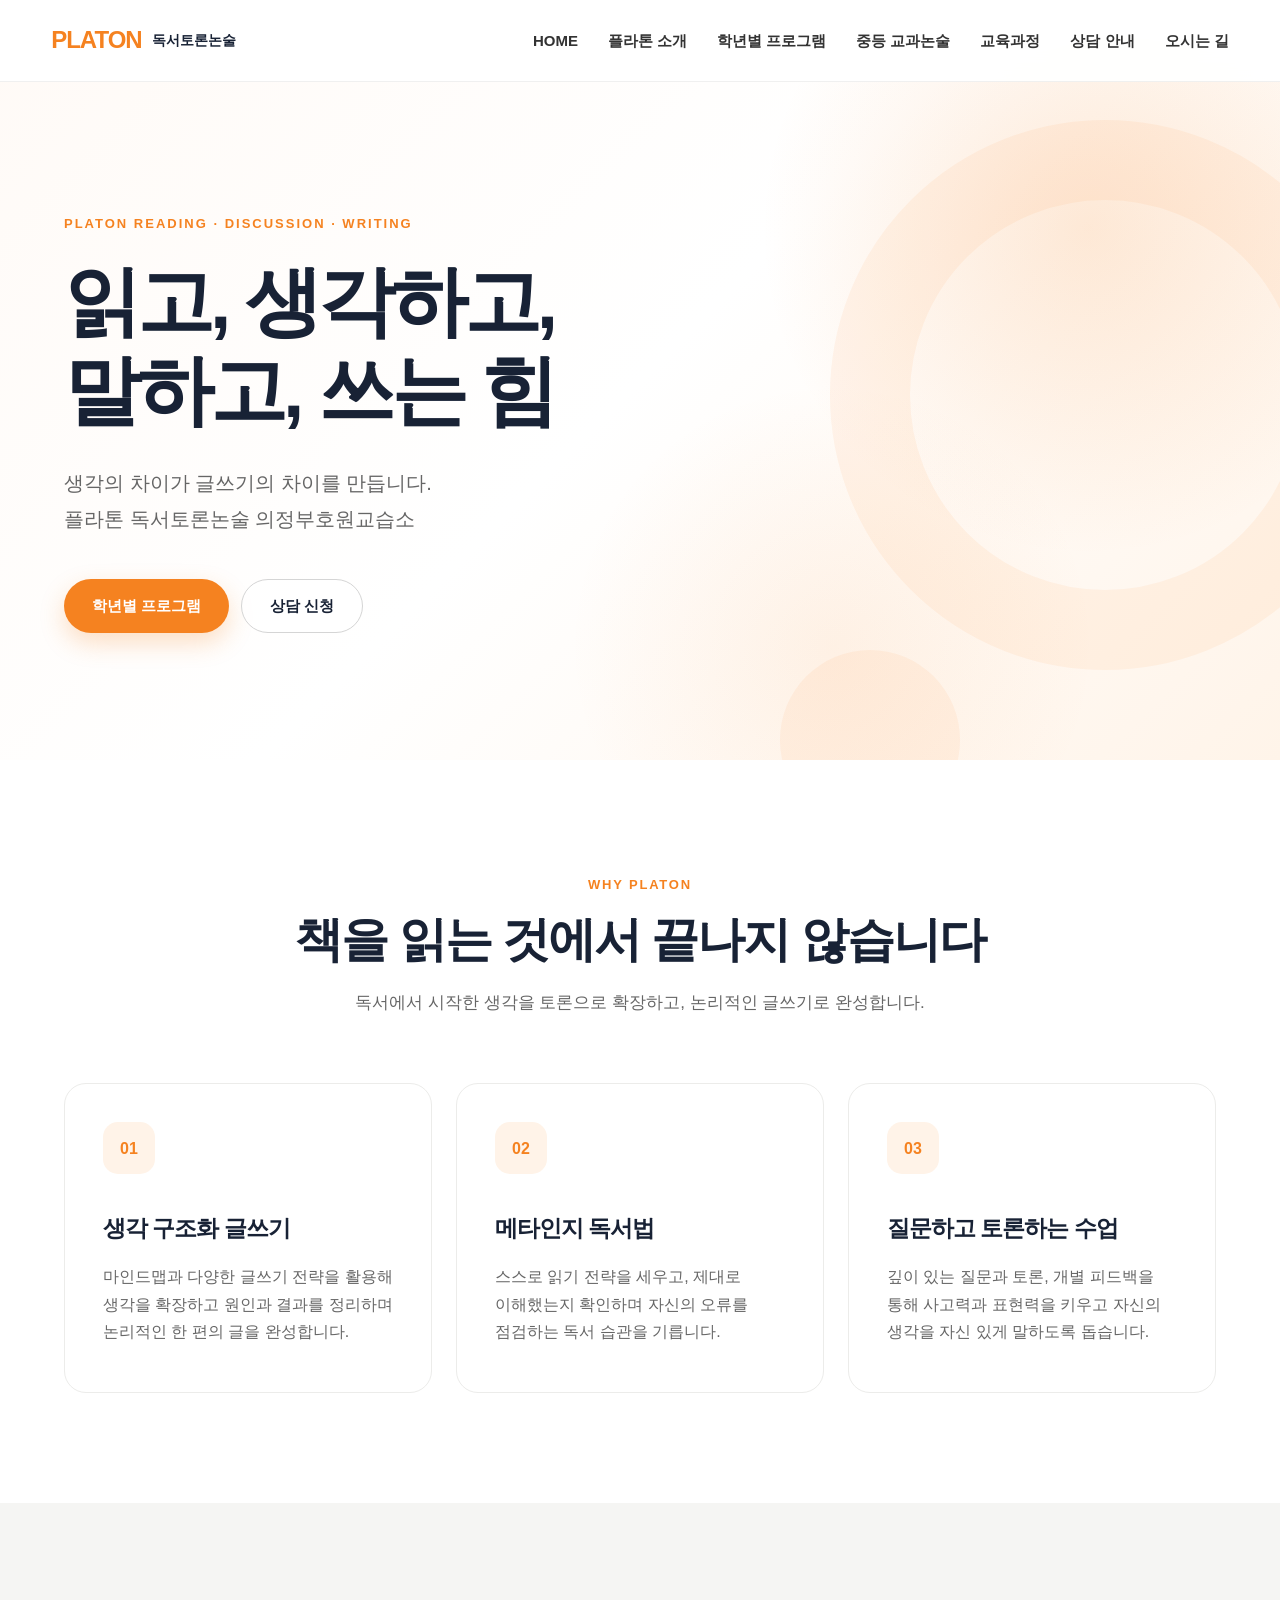
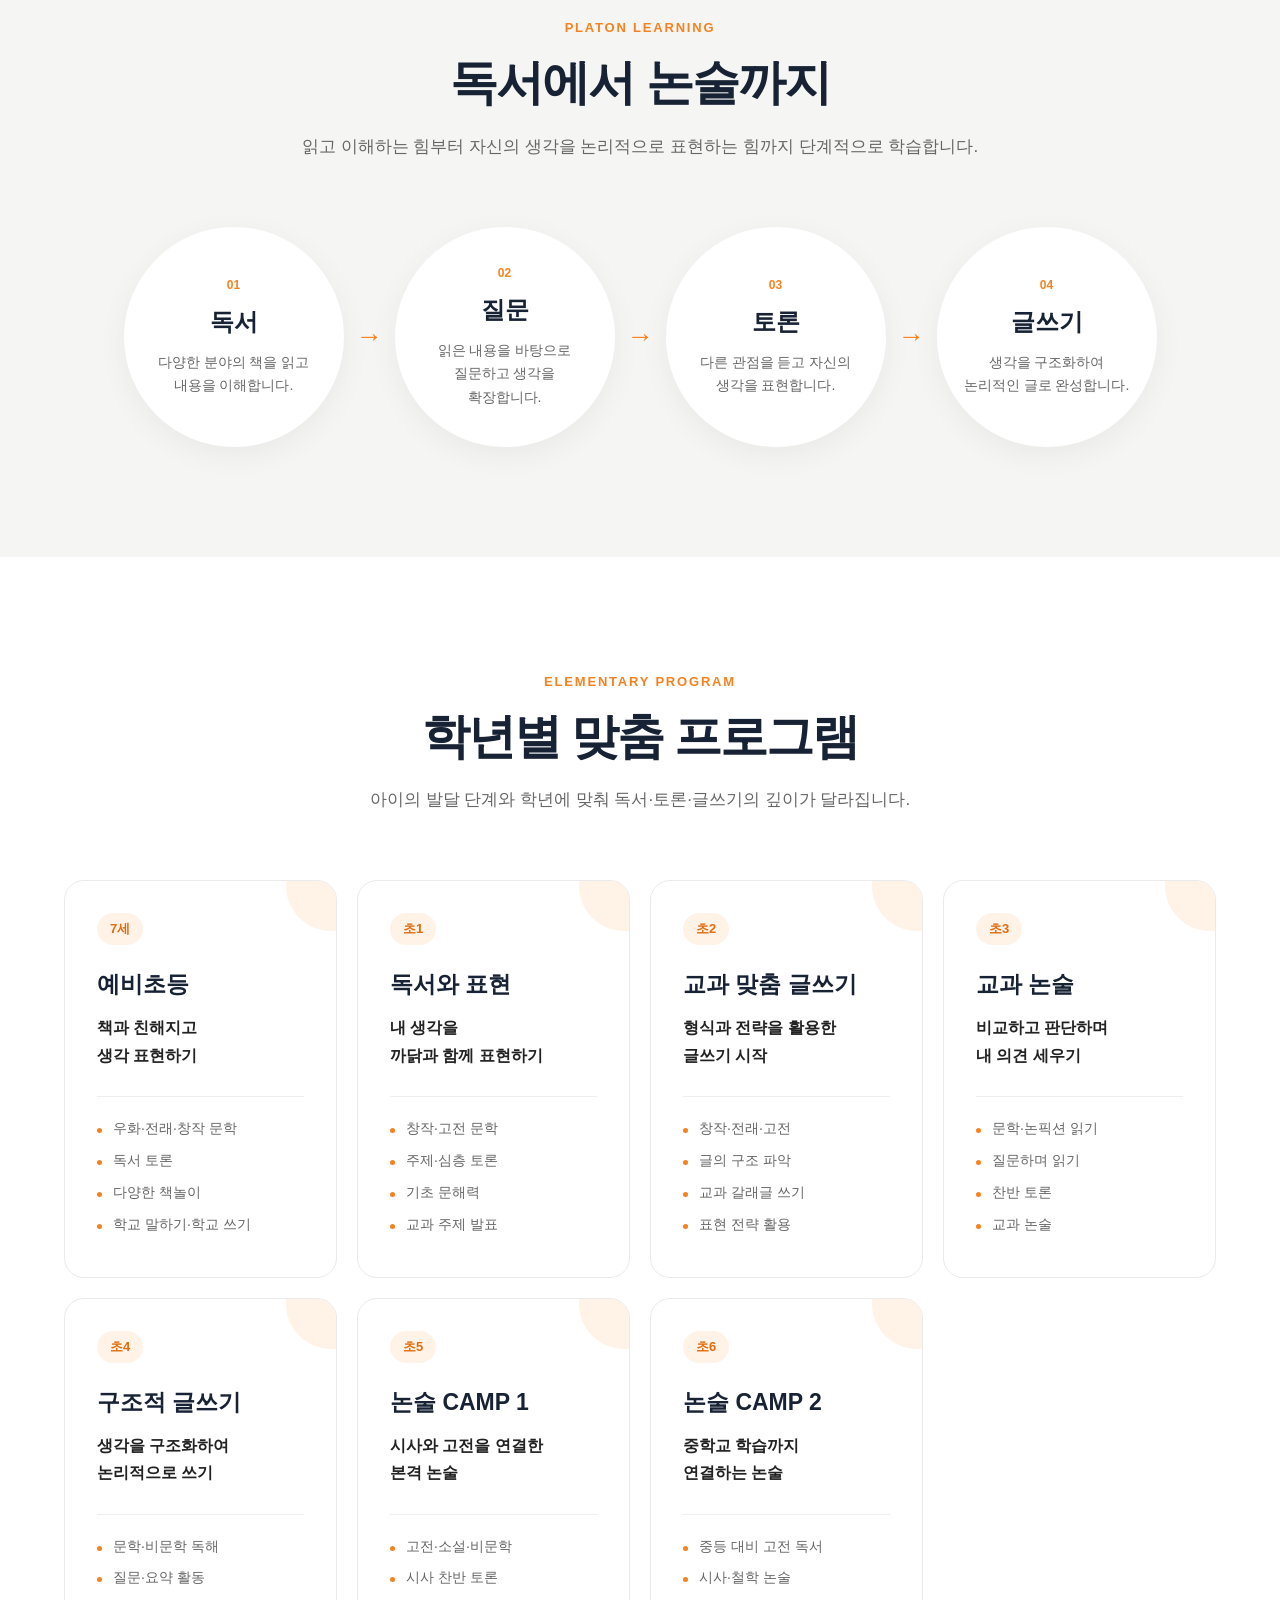
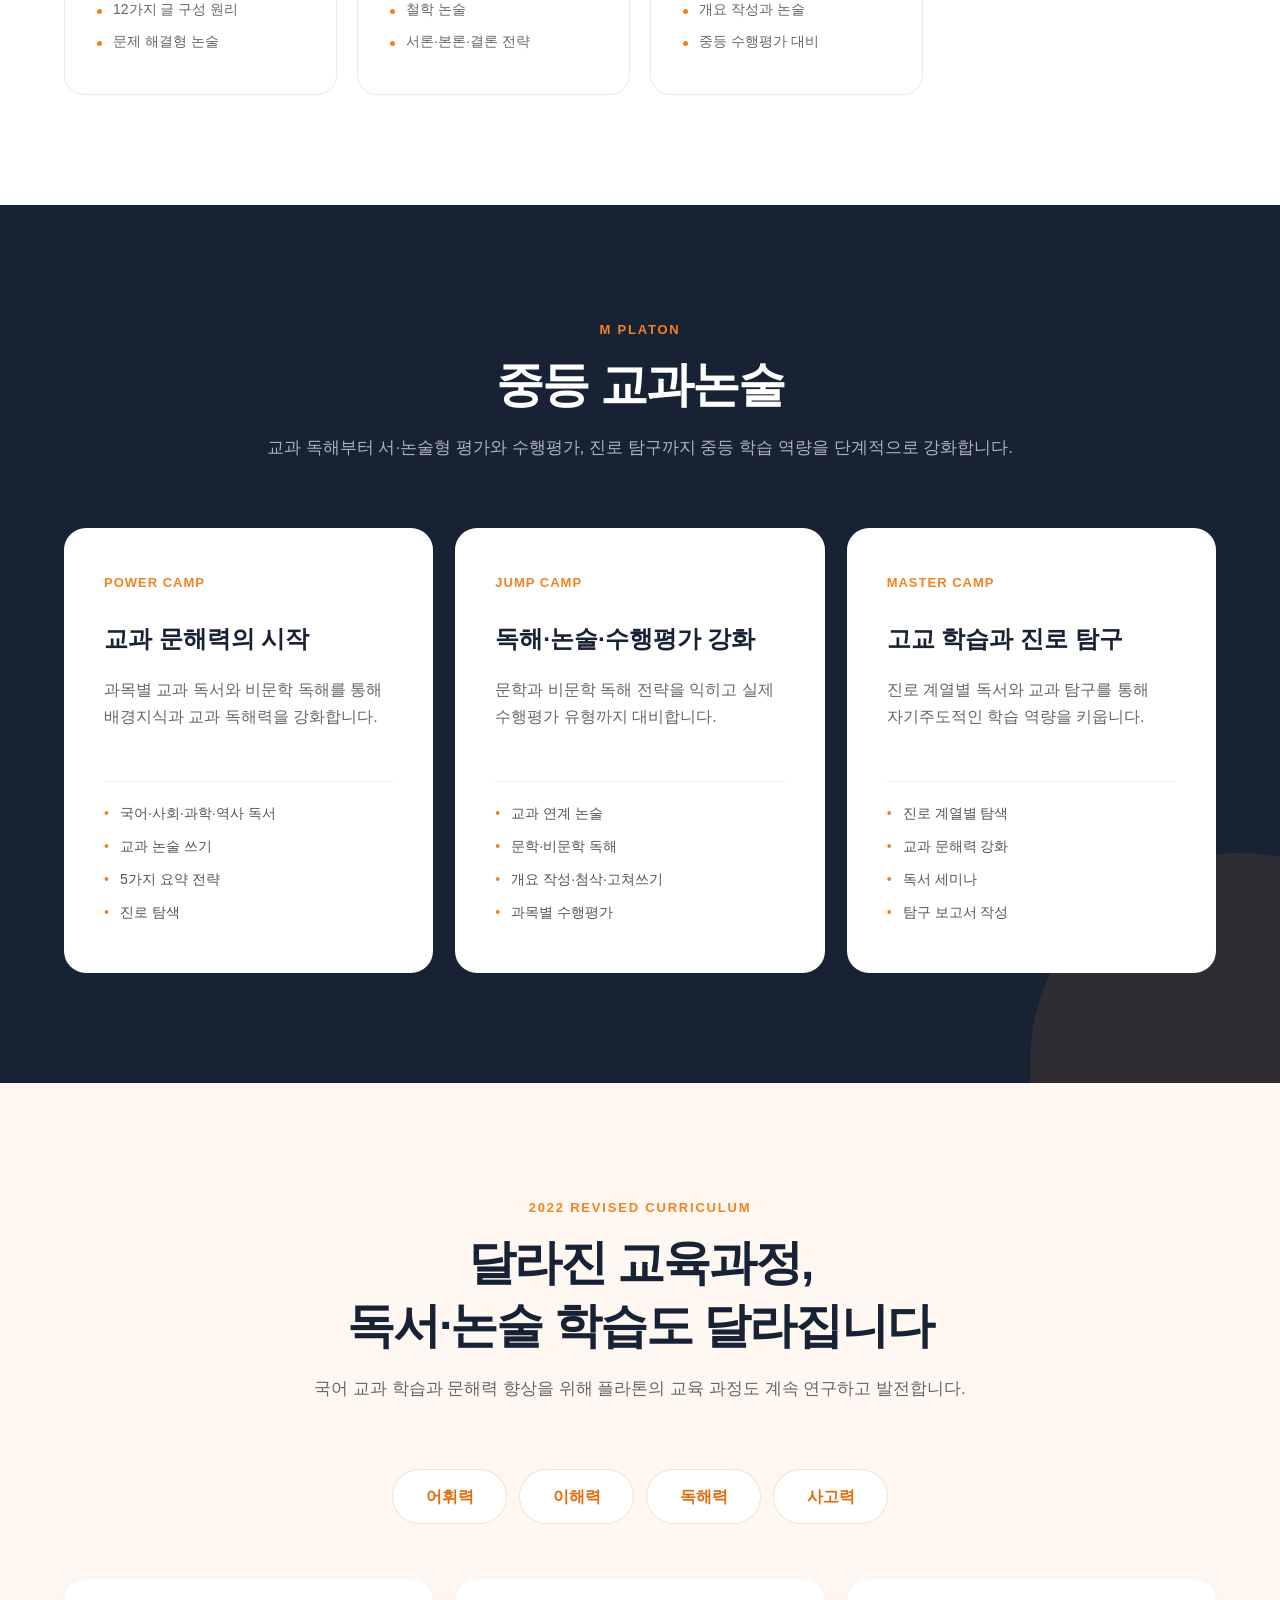
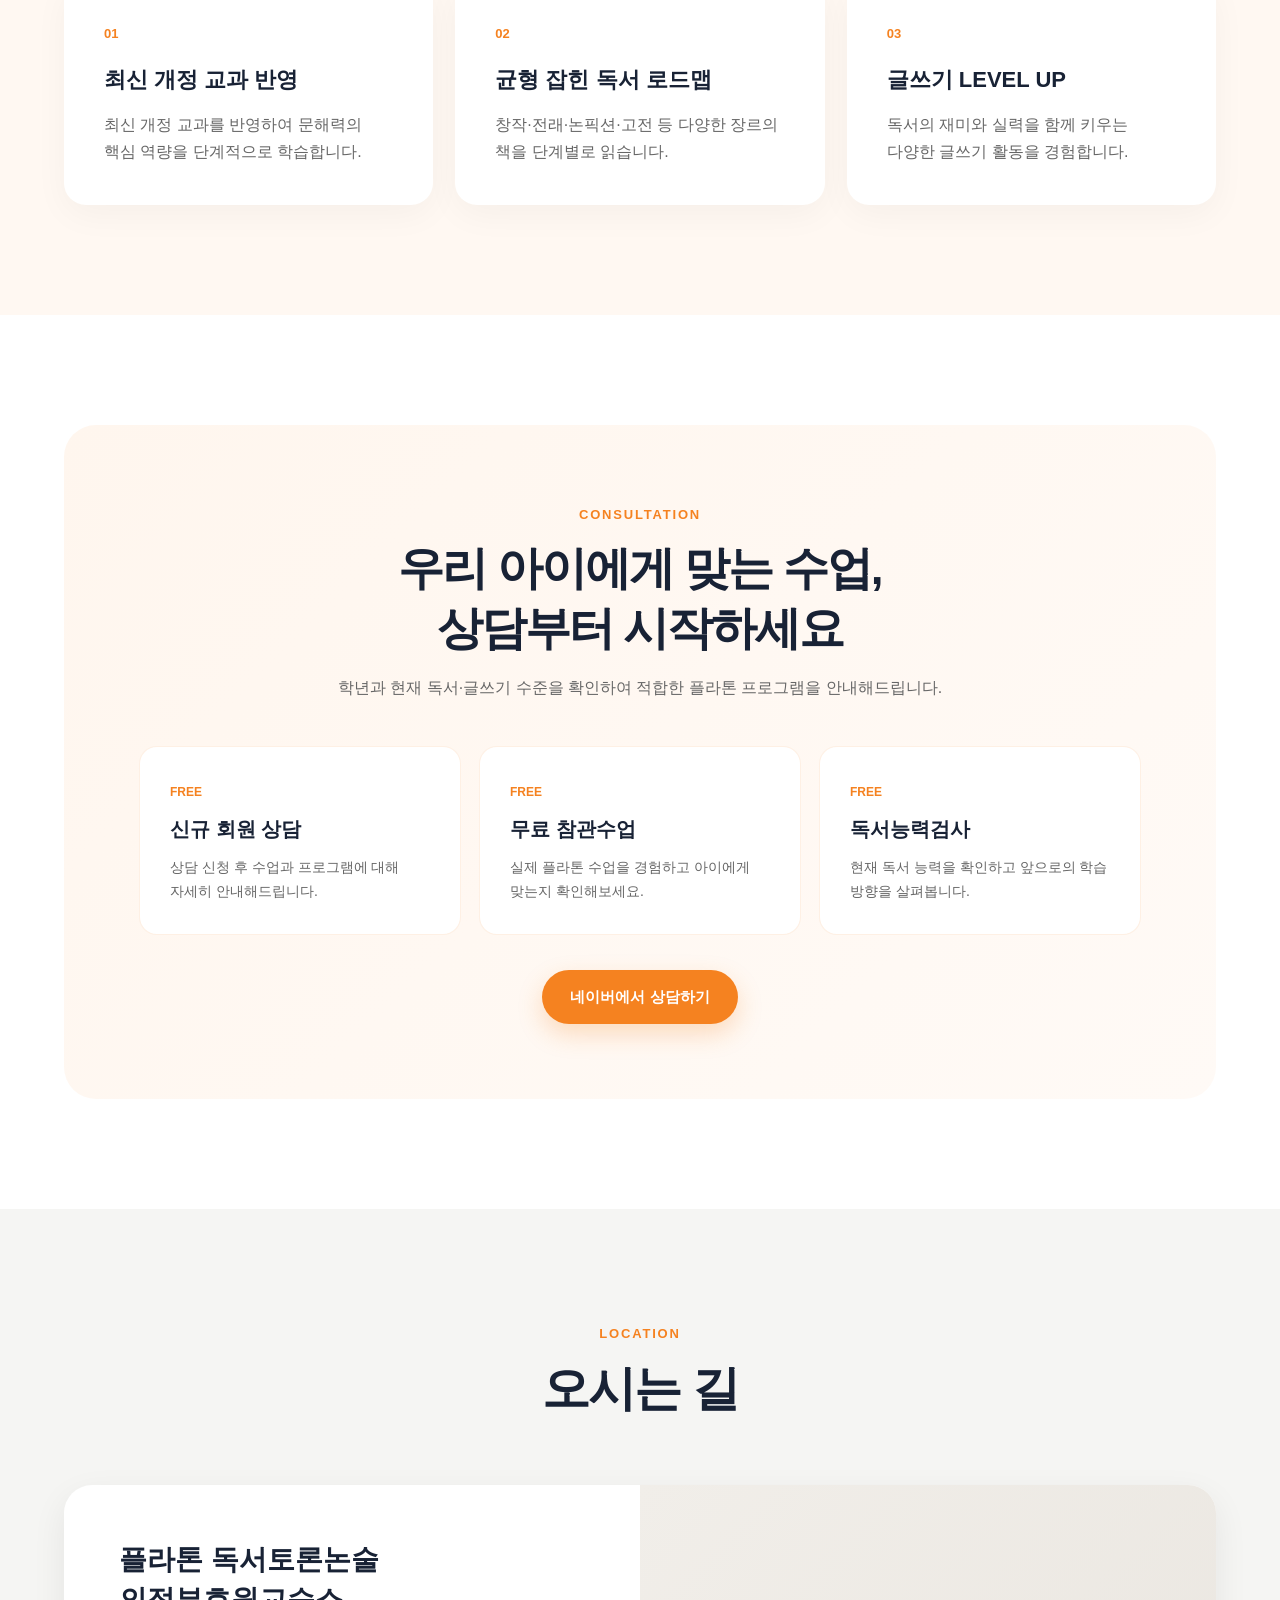
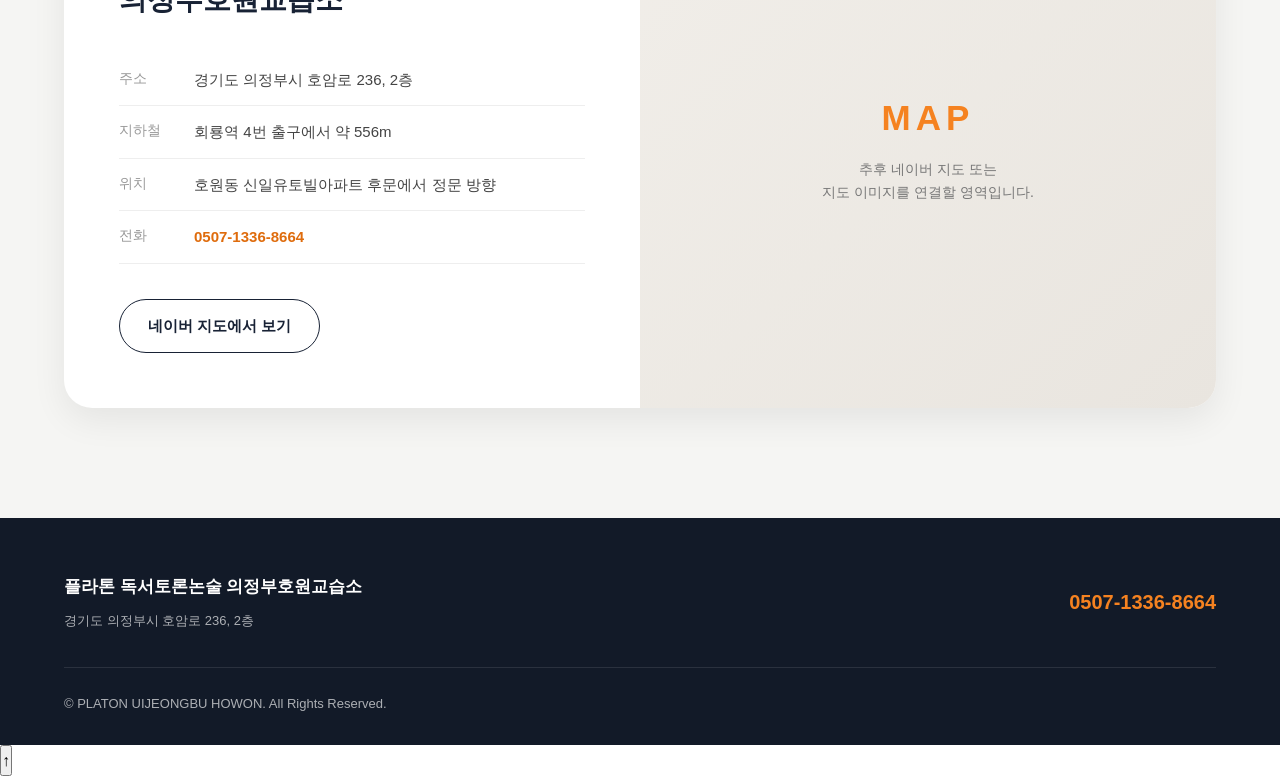
<file: index.html>
<!DOCTYPE html>
<html lang="ko">
<head>
    <meta charset="UTF-8">
    <meta name="viewport" content="width=device-width, initial-scale=1.0">

    <!-- 기본 SEO -->
    <title>의정부 호원동 초등·중등 논술 | 플라톤 독서토론논술 의정부호원교습소</title>

    <meta
        name="description"
        content="의정부 호원동 플라톤 독서토론논술. 예비초등부터 초등·중등까지 독서, 토론, 글쓰기, 논술, 문해력 수업을 진행하는 플라톤 독서토론논술 의정부호원교습소입니다."
    >

    <meta name="robots" content="index, follow">

    <!-- 대표 홈페이지 주소 -->
    <link
        rel="canonical"
        href="https://llnsgeon.github.io/platon/"
    >

    <!-- SNS / 메신저 공유 정보 -->
    <meta
        property="og:title"
        content="플라톤 독서토론논술 의정부호원교습소"
    >

    <meta
        property="og:description"
        content="의정부 호원동 예비초등·초등·중등 독서토론논술 | 읽고, 생각하고, 말하고, 쓰는 힘"
    >

    <meta
        property="og:url"
        content="https://llnsgeon.github.io/platon/"
    >

    <meta property="og:type" content="website">
    <meta property="og:locale" content="ko_KR">

    <!-- 학원 정보 구조화 데이터 -->
    <script type="application/ld+json">
    {
        "@context": "https://schema.org",
        "@type": "EducationalOrganization",
        "name": "플라톤 독서토론논술 의정부호원교습소",
        "url": "https://llnsgeon.github.io/platon/",
        "telephone": "0507-1336-8664",
        "description": "의정부 호원동 예비초등·초등·중등 독서토론논술 및 문해력 교육",
        "address": {
            "@type": "PostalAddress",
            "streetAddress": "호암로 236, 2층",
            "addressLocality": "의정부시",
            "addressRegion": "경기도",
            "addressCountry": "KR"
        }
    }
    </script>

    <!-- CSS -->
    <link rel="stylesheet" href="css/style.css">
</head>

<body>

    <!-- =========================
         HEADER
    ========================== -->
    <header class="header">

        <div class="header-inner">

            <a href="#home" class="logo">
                <span class="logo-main">PLATON</span>
                <span class="logo-sub">독서토론논술</span>
            </a>

            <nav class="nav" id="nav">

                <a href="#home">HOME</a>
                <a href="#about">플라톤 소개</a>
                <a href="#program">학년별 프로그램</a>
                <a href="#middle">중등 교과논술</a>
                <a href="#curriculum">교육과정</a>
                <a href="#consult">상담 안내</a>
                <a href="#location">오시는 길</a>

            </nav>

            <button
                class="menu-button"
                id="menuButton"
                type="button"
                aria-label="메뉴 열기"
                aria-expanded="false"
            >
                ☰
            </button>

        </div>

    </header>


    <main>

        <!-- =========================
             MAIN VISUAL
        ========================== -->
        <section class="hero" id="home">

            <div class="hero-inner">

                <p class="hero-label">
                    PLATON READING · DISCUSSION · WRITING
                </p>

                <h1>
                    읽고, 생각하고,<br>
                    말하고, 쓰는 힘
                </h1>

                <p class="hero-description">
                    생각의 차이가 글쓰기의 차이를 만듭니다.<br>
                    플라톤 독서토론논술 의정부호원교습소
                </p>

                <div class="hero-buttons">

                    <a href="#program" class="btn btn-primary">
                        학년별 프로그램
                    </a>

                    <a href="#consult" class="btn btn-outline">
                        상담 신청
                    </a>

                </div>

            </div>

        </section>


        <!-- =========================
             INTRO
        ========================== -->
        <section class="section intro" id="about">

            <div class="container">

                <div class="section-title">

                    <span class="section-label">
                        WHY PLATON
                    </span>

                    <h2>
                        책을 읽는 것에서 끝나지 않습니다
                    </h2>

                    <p>
                        독서에서 시작한 생각을 토론으로 확장하고,
                        논리적인 글쓰기로 완성합니다.
                    </p>

                </div>


                <div class="feature-grid">

                    <article class="feature-card">

                        <span class="feature-number">01</span>

                        <h3>생각 구조화 글쓰기</h3>

                        <p>
                            마인드맵과 다양한 글쓰기 전략을 활용해
                            생각을 확장하고 원인과 결과를 정리하며
                            논리적인 한 편의 글을 완성합니다.
                        </p>

                    </article>


                    <article class="feature-card">

                        <span class="feature-number">02</span>

                        <h3>메타인지 독서법</h3>

                        <p>
                            스스로 읽기 전략을 세우고,
                            제대로 이해했는지 확인하며
                            자신의 오류를 점검하는 독서 습관을 기릅니다.
                        </p>

                    </article>


                    <article class="feature-card">

                        <span class="feature-number">03</span>

                        <h3>질문하고 토론하는 수업</h3>

                        <p>
                            깊이 있는 질문과 토론,
                            개별 피드백을 통해 사고력과 표현력을 키우고
                            자신의 생각을 자신 있게 말하도록 돕습니다.
                        </p>

                    </article>

                </div>

            </div>

        </section>


        <!-- =========================
             LEARNING PROCESS
        ========================== -->
        <section class="section learning-process">

            <div class="container">

                <div class="section-title">

                    <span class="section-label">
                        PLATON LEARNING
                    </span>

                    <h2>
                        독서에서 논술까지
                    </h2>

                    <p>
                        읽고 이해하는 힘부터 자신의 생각을
                        논리적으로 표현하는 힘까지 단계적으로 학습합니다.
                    </p>

                </div>


                <div class="process">

                    <div class="process-item">
                        <span>01</span>
                        <h3>독서</h3>
                        <p>다양한 분야의 책을 읽고 내용을 이해합니다.</p>
                    </div>

                    <div class="process-arrow">→</div>

                    <div class="process-item">
                        <span>02</span>
                        <h3>질문</h3>
                        <p>읽은 내용을 바탕으로 질문하고 생각을 확장합니다.</p>
                    </div>

                    <div class="process-arrow">→</div>

                    <div class="process-item">
                        <span>03</span>
                        <h3>토론</h3>
                        <p>다른 관점을 듣고 자신의 생각을 표현합니다.</p>
                    </div>

                    <div class="process-arrow">→</div>

                    <div class="process-item">
                        <span>04</span>
                        <h3>글쓰기</h3>
                        <p>생각을 구조화하여 논리적인 글로 완성합니다.</p>
                    </div>

                </div>

            </div>

        </section>


        <!-- =========================
             ELEMENTARY PROGRAM
        ========================== -->
        <section class="section program-section" id="program">

            <div class="container">

                <div class="section-title">

                    <span class="section-label">
                        ELEMENTARY PROGRAM
                    </span>

                    <h2>학년별 맞춤 프로그램</h2>

                    <p>
                        아이의 발달 단계와 학년에 맞춰
                        독서·토론·글쓰기의 깊이가 달라집니다.
                    </p>

                </div>


                <div class="grade-grid">

                    <article class="grade-card">

                        <span class="grade">7세</span>

                        <h3>예비초등</h3>

                        <p class="grade-point">
                            책과 친해지고<br>
                            생각 표현하기
                        </p>

                        <ul>
                            <li>우화·전래·창작 문학</li>
                            <li>독서 토론</li>
                            <li>다양한 책놀이</li>
                            <li>학교 말하기·학교 쓰기</li>
                        </ul>

                    </article>


                    <article class="grade-card">

                        <span class="grade">초1</span>

                        <h3>독서와 표현</h3>

                        <p class="grade-point">
                            내 생각을<br>
                            까닭과 함께 표현하기
                        </p>

                        <ul>
                            <li>창작·고전 문학</li>
                            <li>주제·심층 토론</li>
                            <li>기초 문해력</li>
                            <li>교과 주제 발표</li>
                        </ul>

                    </article>


                    <article class="grade-card">

                        <span class="grade">초2</span>

                        <h3>교과 맞춤 글쓰기</h3>

                        <p class="grade-point">
                            형식과 전략을 활용한<br>
                            글쓰기 시작
                        </p>

                        <ul>
                            <li>창작·전래·고전</li>
                            <li>글의 구조 파악</li>
                            <li>교과 갈래글 쓰기</li>
                            <li>표현 전략 활용</li>
                        </ul>

                    </article>


                    <article class="grade-card">

                        <span class="grade">초3</span>

                        <h3>교과 논술</h3>

                        <p class="grade-point">
                            비교하고 판단하며<br>
                            내 의견 세우기
                        </p>

                        <ul>
                            <li>문학·논픽션 읽기</li>
                            <li>질문하며 읽기</li>
                            <li>찬반 토론</li>
                            <li>교과 논술</li>
                        </ul>

                    </article>


                    <article class="grade-card">

                        <span class="grade">초4</span>

                        <h3>구조적 글쓰기</h3>

                        <p class="grade-point">
                            생각을 구조화하여<br>
                            논리적으로 쓰기
                        </p>

                        <ul>
                            <li>문학·비문학 독해</li>
                            <li>질문·요약 활동</li>
                            <li>12가지 글 구성 원리</li>
                            <li>문제 해결형 논술</li>
                        </ul>

                    </article>


                    <article class="grade-card">

                        <span class="grade">초5</span>

                        <h3>논술 CAMP 1</h3>

                        <p class="grade-point">
                            시사와 고전을 연결한<br>
                            본격 논술
                        </p>

                        <ul>
                            <li>고전·소설·비문학</li>
                            <li>시사 찬반 토론</li>
                            <li>철학 논술</li>
                            <li>서론·본론·결론 전략</li>
                        </ul>

                    </article>


                    <article class="grade-card">

                        <span class="grade">초6</span>

                        <h3>논술 CAMP 2</h3>

                        <p class="grade-point">
                            중학교 학습까지<br>
                            연결하는 논술
                        </p>

                        <ul>
                            <li>중등 대비 고전 독서</li>
                            <li>시사·철학 논술</li>
                            <li>개요 작성과 논술</li>
                            <li>중등 수행평가 대비</li>
                        </ul>

                    </article>

                </div>

            </div>

        </section>


        <!-- =========================
             MIDDLE SCHOOL
        ========================== -->
        <section class="section middle-section" id="middle">

            <div class="container">

                <div class="section-title light">

                    <span class="section-label">
                        M PLATON
                    </span>

                    <h2>중등 교과논술</h2>

                    <p>
                        교과 독해부터 서·논술형 평가와 수행평가,
                        진로 탐구까지 중등 학습 역량을 단계적으로 강화합니다.
                    </p>

                </div>


                <div class="camp-grid">

                    <article class="camp-card">

                        <span class="camp-level">POWER CAMP</span>

                        <h3>교과 문해력의 시작</h3>

                        <p>
                            과목별 교과 독서와 비문학 독해를 통해
                            배경지식과 교과 독해력을 강화합니다.
                        </p>

                        <ul>
                            <li>국어·사회·과학·역사 독서</li>
                            <li>교과 논술 쓰기</li>
                            <li>5가지 요약 전략</li>
                            <li>진로 탐색</li>
                        </ul>

                    </article>


                    <article class="camp-card">

                        <span class="camp-level">JUMP CAMP</span>

                        <h3>독해·논술·수행평가 강화</h3>

                        <p>
                            문학과 비문학 독해 전략을 익히고
                            실제 수행평가 유형까지 대비합니다.
                        </p>

                        <ul>
                            <li>교과 연계 논술</li>
                            <li>문학·비문학 독해</li>
                            <li>개요 작성·첨삭·고쳐쓰기</li>
                            <li>과목별 수행평가</li>
                        </ul>

                    </article>


                    <article class="camp-card">

                        <span class="camp-level">MASTER CAMP</span>

                        <h3>고교 학습과 진로 탐구</h3>

                        <p>
                            진로 계열별 독서와 교과 탐구를 통해
                            자기주도적인 학습 역량을 키웁니다.
                        </p>

                        <ul>
                            <li>진로 계열별 탐색</li>
                            <li>교과 문해력 강화</li>
                            <li>독서 세미나</li>
                            <li>탐구 보고서 작성</li>
                        </ul>

                    </article>

                </div>

            </div>

        </section>


        <!-- =========================
             2022 CURRICULUM
        ========================== -->
        <section class="section curriculum-section" id="curriculum">

            <div class="container">

                <div class="section-title">

                    <span class="section-label">
                        2022 REVISED CURRICULUM
                    </span>

                    <h2>
                        달라진 교육과정,<br>
                        독서·논술 학습도 달라집니다
                    </h2>

                    <p>
                        국어 교과 학습과 문해력 향상을 위해
                        플라톤의 교육 과정도 계속 연구하고 발전합니다.
                    </p>

                </div>


                <div class="literacy">

                    <span>어휘력</span>
                    <span>이해력</span>
                    <span>독해력</span>
                    <span>사고력</span>

                </div>


                <div class="curriculum-grid">

                    <article>

                        <span>01</span>

                        <h3>최신 개정 교과 반영</h3>

                        <p>
                            최신 개정 교과를 반영하여
                            문해력의 핵심 역량을 단계적으로 학습합니다.
                        </p>

                    </article>


                    <article>

                        <span>02</span>

                        <h3>균형 잡힌 독서 로드맵</h3>

                        <p>
                            창작·전래·논픽션·고전 등
                            다양한 장르의 책을 단계별로 읽습니다.
                        </p>

                    </article>


                    <article>

                        <span>03</span>

                        <h3>글쓰기 LEVEL UP</h3>

                        <p>
                            독서의 재미와 실력을 함께 키우는
                            다양한 글쓰기 활동을 경험합니다.
                        </p>

                    </article>

                </div>

            </div>

        </section>


        <!-- =========================
             CONSULTATION
        ========================== -->
        <section class="section consult-section" id="consult">

            <div class="container consult-inner">

                <div class="consult-text">

                    <span class="section-label">
                        CONSULTATION
                    </span>

                    <h2>
                        우리 아이에게 맞는 수업,<br>
                        상담부터 시작하세요
                    </h2>

                    <p>
                        학년과 현재 독서·글쓰기 수준을 확인하여
                        적합한 플라톤 프로그램을 안내해드립니다.
                    </p>

                </div>


                <div class="consult-options">

                    <div class="consult-card">

                        <span>FREE</span>

                        <h3>신규 회원 상담</h3>

                        <p>
                            상담 신청 후 수업과 프로그램에 대해
                            자세히 안내해드립니다.
                        </p>

                    </div>


                    <div class="consult-card">

                        <span>FREE</span>

                        <h3>무료 참관수업</h3>

                        <p>
                            실제 플라톤 수업을 경험하고
                            아이에게 맞는지 확인해보세요.
                        </p>

                    </div>


                    <div class="consult-card">

                        <span>FREE</span>

                        <h3>독서능력검사</h3>

                        <p>
                            현재 독서 능력을 확인하고
                            앞으로의 학습 방향을 살펴봅니다.
                        </p>

                    </div>

                </div>


                <div class="consult-button-wrap">

                    <a
                        href="https://m.place.naver.com/place/1665895230/home"
                        class="btn btn-primary"
                        target="_blank"
                        rel="noopener noreferrer"
                    >
                        네이버에서 상담하기
                    </a>

                </div>

            </div>

        </section>


        <!-- =========================
             LOCATION
        ========================== -->
        <section class="section location-section" id="location">

            <div class="container">

                <div class="section-title">

                    <span class="section-label">
                        LOCATION
                    </span>

                    <h2>오시는 길</h2>

                </div>


                <div class="location-box">

                    <div class="location-info">

                        <h3>
                            플라톤 독서토론논술<br>
                            의정부호원교습소
                        </h3>

                        <dl>

                            <div>
                                <dt>주소</dt>
                                <dd>경기도 의정부시 호암로 236, 2층</dd>
                            </div>

                            <div>
                                <dt>지하철</dt>
                                <dd>회룡역 4번 출구에서 약 556m</dd>
                            </div>

                            <div>
                                <dt>위치</dt>
                                <dd>
                                    호원동 신일유토빌아파트 후문에서
                                    정문 방향
                                </dd>
                            </div>

                            <div>
                                <dt>전화</dt>
                                <dd>
                                    <a href="tel:050713368664">
                                        0507-1336-8664
                                    </a>
                                </dd>
                            </div>

                        </dl>


                        <a
                            href="https://m.place.naver.com/place/1665895230/home"
                            target="_blank"
                            rel="noopener noreferrer"
                            class="btn btn-outline-dark"
                        >
                            네이버 지도에서 보기
                        </a>

                    </div>


                    <div class="map-placeholder">

                        <p>MAP</p>

                        <span>
                            추후 네이버 지도 또는<br>
                            지도 이미지를 연결할 영역입니다.
                        </span>

                    </div>

                </div>

            </div>

        </section>

    </main>


    <!-- =========================
         FOOTER
    ========================== -->
    <footer class="footer">

        <div class="container footer-inner">

            <div>

                <strong>
                    플라톤 독서토론논술 의정부호원교습소
                </strong>

                <p>
                    경기도 의정부시 호암로 236, 2층
                </p>

            </div>

            <div class="footer-contact">

                <a href="tel:050713368664">
                    0507-1336-8664
                </a>

            </div>

        </div>

        <div class="container footer-bottom">

            <p>
                © PLATON UIJEONGBU HOWON. All Rights Reserved.
            </p>

        </div>

    </footer>


    <!-- 모바일 하단 상담 버튼 -->
    <div class="mobile-contact">

        <a href="tel:050713368664">
            전화 상담
        </a>

        <a
            href="https://m.place.naver.com/place/1665895230/home"
            target="_blank"
            rel="noopener noreferrer"
        >
            상담 신청
        </a>

    </div>


    <!-- JavaScript -->
    <script src="js/main.js"></script>

</body>
</file>
<file: css/style.css>
/* =========================================================
   PLATON UIJEONGBU HOWON
   style.css
========================================================= */


/* ---------------------------------------------------------
   1. 기본 설정
--------------------------------------------------------- */

:root {
    /* 플라톤 포인트 컬러 */
    --orange: #f58220;
    --orange-dark: #df6c0d;
    --orange-light: #fff3e8;
    --orange-soft: #fff8f2;

    /* 기본 컬러 */
    --navy: #182235;
    --navy-light: #26344d;
    --text: #222222;
    --text-light: #666666;
    --gray: #f5f5f3;
    --gray-dark: #e6e6e2;
    --white: #ffffff;

    /* 공통 */
    --max-width: 1200px;
    --radius: 22px;
    --shadow: 0 12px 35px rgba(0, 0, 0, 0.07);
    --transition: 0.3s ease;
}


* {
    margin: 0;
    padding: 0;
    box-sizing: border-box;
}


html {
    scroll-behavior: smooth;
}


body {
    font-family:
        "Pretendard",
        "Noto Sans KR",
        "Apple SD Gothic Neo",
        Arial,
        sans-serif;

    color: var(--text);
    background: var(--white);

    line-height: 1.7;
    word-break: keep-all;
}


a {
    color: inherit;
    text-decoration: none;
}


ul {
    list-style: none;
}


button {
    font: inherit;
}


img {
    max-width: 100%;
    display: block;
}


.container {
    width: min(90%, var(--max-width));
    margin: 0 auto;
}


.section {
    padding: 110px 0;
}


/* ---------------------------------------------------------
   2. HEADER
--------------------------------------------------------- */

.header {
    position: fixed;
    top: 0;
    left: 0;

    width: 100%;
    height: 82px;

    background: rgba(255, 255, 255, 0.95);
    backdrop-filter: blur(12px);

    border-bottom: 1px solid rgba(0, 0, 0, 0.06);

    z-index: 1000;
}


.header-inner {
    width: min(92%, 1280px);
    height: 100%;

    margin: 0 auto;

    display: flex;
    align-items: center;
    justify-content: space-between;
}


.logo {
    display: flex;
    align-items: center;
    gap: 10px;
}


.logo-main {
    font-size: 24px;
    font-weight: 900;
    letter-spacing: -1px;
    color: var(--orange);
}


.logo-sub {
    font-size: 14px;
    font-weight: 700;
    color: var(--navy);
}


.nav {
    display: flex;
    align-items: center;
    gap: 30px;
}


.nav a {
    position: relative;

    font-size: 15px;
    font-weight: 600;

    color: #333;

    transition: var(--transition);
}


.nav a::after {
    content: "";

    position: absolute;
    left: 50%;
    bottom: -10px;

    width: 0;
    height: 2px;

    background: var(--orange);

    transform: translateX(-50%);
    transition: var(--transition);
}


.nav a:hover {
    color: var(--orange);
}


.nav a:hover::after {
    width: 100%;
}


.menu-button {
    display: none;

    border: 0;
    background: transparent;

    font-size: 28px;

    cursor: pointer;
}


/* ---------------------------------------------------------
   3. MAIN HERO
--------------------------------------------------------- */

.hero {
    min-height: 760px;

    padding-top: 82px;

    display: flex;
    align-items: center;

    position: relative;
    overflow: hidden;

    background:
        radial-gradient(
            circle at 85% 30%,
            rgba(245, 130, 32, 0.16),
            transparent 27%
        ),
        radial-gradient(
            circle at 65% 85%,
            rgba(245, 130, 32, 0.08),
            transparent 25%
        ),
        linear-gradient(
            135deg,
            #fffaf6 0%,
            #ffffff 50%,
            #fff4e9 100%
        );
}


/* 장식용 원 */
.hero::before {
    content: "";

    position: absolute;

    width: 390px;
    height: 390px;

    border-radius: 50%;

    right: -100px;
    top: 120px;

    border: 80px solid rgba(245, 130, 32, 0.07);
}


.hero::after {
    content: "";

    position: absolute;

    width: 180px;
    height: 180px;

    border-radius: 50%;

    right: 25%;
    bottom: -70px;

    background: rgba(245, 130, 32, 0.07);
}


.hero-inner {
    width: min(90%, var(--max-width));
    margin: 0 auto;

    position: relative;
    z-index: 2;
}


.hero-label {
    display: inline-block;

    margin-bottom: 22px;

    color: var(--orange);

    font-size: 13px;
    font-weight: 800;

    letter-spacing: 2px;
}


.hero h1 {
    max-width: 750px;

    font-size: clamp(46px, 6vw, 78px);
    line-height: 1.16;

    letter-spacing: -4px;
    font-weight: 900;

    color: var(--navy);
}


.hero-description {
    margin-top: 30px;

    font-size: 20px;
    color: var(--text-light);

    line-height: 1.8;
}


.hero-buttons {
    display: flex;
    gap: 12px;

    margin-top: 42px;
}


/* ---------------------------------------------------------
   4. BUTTON
--------------------------------------------------------- */

.btn {
    display: inline-flex;
    align-items: center;
    justify-content: center;

    min-height: 54px;

    padding: 0 28px;

    border-radius: 100px;

    font-size: 15px;
    font-weight: 700;

    transition: var(--transition);
}


.btn-primary {
    color: var(--white);
    background: var(--orange);

    box-shadow:
        0 10px 25px rgba(245, 130, 32, 0.25);
}


.btn-primary:hover {
    background: var(--orange-dark);

    transform: translateY(-3px);

    box-shadow:
        0 15px 30px rgba(245, 130, 32, 0.3);
}


.btn-outline {
    color: var(--navy);

    border: 1px solid #d5d5d5;

    background: rgba(255, 255, 255, 0.75);
}


.btn-outline:hover {
    border-color: var(--orange);
    color: var(--orange);

    transform: translateY(-3px);
}


.btn-outline-dark {
    border: 1px solid var(--navy);
    color: var(--navy);
}


.btn-outline-dark:hover {
    background: var(--navy);
    color: white;
}


/* ---------------------------------------------------------
   5. SECTION TITLE
--------------------------------------------------------- */

.section-title {
    max-width: 760px;

    margin: 0 auto 65px;

    text-align: center;
}


.section-label {
    display: inline-block;

    margin-bottom: 13px;

    color: var(--orange);

    font-size: 13px;
    font-weight: 800;

    letter-spacing: 1.8px;
}


.section-title h2 {
    font-size: clamp(32px, 4vw, 48px);

    line-height: 1.3;

    letter-spacing: -2px;

    color: var(--navy);
}


.section-title p {
    margin-top: 18px;

    font-size: 17px;
    color: var(--text-light);
}


/* ---------------------------------------------------------
   6. WHY PLATON
--------------------------------------------------------- */

.intro {
    background: var(--white);
}


.feature-grid {
    display: grid;

    grid-template-columns: repeat(3, 1fr);

    gap: 24px;
}


.feature-card {
    min-height: 310px;

    padding: 38px;

    border: 1px solid #ececea;
    border-radius: var(--radius);

    background: var(--white);

    transition: var(--transition);
}


.feature-card:hover {
    transform: translateY(-8px);

    border-color: rgba(245, 130, 32, 0.4);

    box-shadow: var(--shadow);
}


.feature-number {
    display: flex;
    align-items: center;
    justify-content: center;

    width: 52px;
    height: 52px;

    margin-bottom: 35px;

    border-radius: 15px;

    color: var(--orange);

    background: var(--orange-light);

    font-weight: 900;
}


.feature-card h3 {
    margin-bottom: 15px;

    color: var(--navy);

    font-size: 23px;
    letter-spacing: -1px;
}


.feature-card p {
    color: var(--text-light);
}


/* ---------------------------------------------------------
   7. LEARNING PROCESS
--------------------------------------------------------- */

.learning-process {
    background: var(--gray);
}


.process {
    display: flex;
    align-items: center;
    justify-content: center;
}


.process-item {
    width: 220px;
    min-height: 220px;

    padding: 30px 25px;

    text-align: center;

    background: var(--white);

    border-radius: 50%;

    display: flex;
    flex-direction: column;
    justify-content: center;

    box-shadow: 0 8px 30px rgba(0, 0, 0, 0.05);
}


.process-item span {
    color: var(--orange);

    font-size: 12px;
    font-weight: 800;
}


.process-item h3 {
    margin: 6px 0 8px;

    font-size: 24px;
    color: var(--navy);
}


.process-item p {
    font-size: 14px;
    color: var(--text-light);
}


.process-arrow {
    margin: 0 12px;

    color: var(--orange);

    font-size: 27px;
    font-weight: 300;
}


/* ---------------------------------------------------------
   8. ELEMENTARY PROGRAM
--------------------------------------------------------- */

.program-section {
    background: white;
}


.grade-grid {
    display: grid;

    grid-template-columns: repeat(4, 1fr);

    gap: 20px;
}


.grade-card {
    position: relative;

    padding: 32px;

    min-height: 370px;

    border: 1px solid #eaeaea;
    border-radius: 20px;

    background: white;

    transition: var(--transition);

    overflow: hidden;
}


.grade-card::before {
    content: "";

    position: absolute;

    width: 90px;
    height: 90px;

    border-radius: 50%;

    right: -40px;
    top: -40px;

    background: var(--orange-light);

    transition: var(--transition);
}


.grade-card:hover {
    transform: translateY(-7px);

    border-color: rgba(245, 130, 32, 0.4);

    box-shadow: var(--shadow);
}


.grade-card:hover::before {
    transform: scale(1.4);
}


.grade {
    display: inline-flex;

    padding: 5px 13px;

    margin-bottom: 20px;

    border-radius: 100px;

    background: var(--orange-light);

    color: var(--orange-dark);

    font-size: 13px;
    font-weight: 800;
}


.grade-card h3 {
    margin-bottom: 10px;

    font-size: 23px;
    color: var(--navy);
}


.grade-point {
    min-height: 58px;

    margin-bottom: 24px;

    font-size: 16px;
    font-weight: 600;
}


.grade-card ul {
    padding-top: 20px;

    border-top: 1px solid #eeeeee;
}


.grade-card li {
    position: relative;

    margin-bottom: 8px;
    padding-left: 16px;

    color: var(--text-light);

    font-size: 14px;
}


.grade-card li::before {
    content: "";

    position: absolute;

    left: 0;
    top: 11px;

    width: 5px;
    height: 5px;

    border-radius: 50%;

    background: var(--orange);
}


/* ---------------------------------------------------------
   9. MIDDLE SCHOOL
--------------------------------------------------------- */

.middle-section {
    position: relative;
    overflow: hidden;

    background: var(--navy);
}


.middle-section::after {
    content: "";

    position: absolute;

    width: 420px;
    height: 420px;

    right: -170px;
    bottom: -190px;

    border-radius: 50%;

    background: rgba(245, 130, 32, 0.1);
}


.section-title.light h2 {
    color: white;
}


.section-title.light p {
    color: rgba(255, 255, 255, 0.65);
}


.camp-grid {
    position: relative;
    z-index: 2;

    display: grid;

    grid-template-columns: repeat(3, 1fr);

    gap: 22px;
}


.camp-card {
    padding: 40px;

    border-radius: 22px;

    background: white;

    transition: var(--transition);
}


.camp-card:hover {
    transform: translateY(-8px);
}


.camp-level {
    display: inline-block;

    margin-bottom: 25px;

    color: var(--orange);

    font-size: 13px;
    font-weight: 900;

    letter-spacing: 1px;
}


.camp-card h3 {
    margin-bottom: 16px;

    font-size: 24px;
    color: var(--navy);
}


.camp-card > p {
    min-height: 80px;

    margin-bottom: 25px;

    color: var(--text-light);
}


.camp-card ul {
    padding-top: 20px;

    border-top: 1px solid #eeeeee;
}


.camp-card li {
    position: relative;

    padding-left: 16px;
    margin-bottom: 9px;

    color: #555;

    font-size: 14px;
}


.camp-card li::before {
    content: "•";

    position: absolute;
    left: 0;

    color: var(--orange);
}


/* ---------------------------------------------------------
   10. 2022 CURRICULUM
--------------------------------------------------------- */

.curriculum-section {
    background: var(--orange-soft);
}


.literacy {
    display: flex;
    justify-content: center;

    gap: 12px;

    margin-bottom: 55px;

    flex-wrap: wrap;
}


.literacy span {
    min-width: 115px;

    padding: 13px 25px;

    text-align: center;

    border: 1px solid rgba(245, 130, 32, 0.25);
    border-radius: 100px;

    background: white;

    color: var(--orange-dark);

    font-weight: 700;
}


.curriculum-grid {
    display: grid;

    grid-template-columns: repeat(3, 1fr);

    gap: 22px;
}


.curriculum-grid article {
    padding: 40px;

    border-radius: var(--radius);

    background: white;

    box-shadow: 0 10px 35px rgba(0, 0, 0, 0.04);
}


.curriculum-grid article > span {
    color: var(--orange);

    font-size: 13px;
    font-weight: 900;
}


.curriculum-grid h3 {
    margin: 15px 0 12px;

    font-size: 22px;

    color: var(--navy);
}


.curriculum-grid p {
    color: var(--text-light);
}


/* ---------------------------------------------------------
   11. CONSULTATION
--------------------------------------------------------- */

.consult-section {
    background: white;
}


.consult-inner {
    padding: 75px;

    border-radius: 32px;

    background:
        linear-gradient(
            135deg,
            #fff6ee,
            #fffaf6
        );
}


.consult-text {
    text-align: center;

    margin-bottom: 45px;
}


.consult-text h2 {
    margin-bottom: 15px;

    font-size: clamp(31px, 4vw, 46px);
    line-height: 1.3;

    letter-spacing: -2px;

    color: var(--navy);
}


.consult-text p {
    color: var(--text-light);
}


.consult-options {
    display: grid;

    grid-template-columns: repeat(3, 1fr);

    gap: 18px;
}


.consult-card {
    padding: 30px;

    border-radius: 18px;

    background: white;

    border: 1px solid rgba(245, 130, 32, 0.12);
}


.consult-card > span {
    color: var(--orange);

    font-size: 12px;
    font-weight: 900;
}


.consult-card h3 {
    margin: 8px 0 10px;

    font-size: 20px;

    color: var(--navy);
}


.consult-card p {
    color: var(--text-light);

    font-size: 14px;
}


.consult-button-wrap {
    margin-top: 35px;

    text-align: center;
}


/* ---------------------------------------------------------
   12. LOCATION
--------------------------------------------------------- */

.location-section {
    background: var(--gray);
}


.location-box {
    display: grid;

    grid-template-columns: 1fr 1fr;

    overflow: hidden;

    min-height: 480px;

    border-radius: 28px;

    background: white;

    box-shadow: var(--shadow);
}


.location-info {
    padding: 55px;
}


.location-info h3 {
    margin-bottom: 35px;

    font-size: 28px;
    line-height: 1.4;

    color: var(--navy);
}


.location-info dl {
    margin-bottom: 35px;
}


.location-info dl > div {
    display: grid;

    grid-template-columns: 75px 1fr;

    padding: 13px 0;

    border-bottom: 1px solid #eeeeee;
}


.location-info dt {
    color: #999;

    font-size: 14px;
}


.location-info dd {
    color: #444;

    font-size: 15px;
}


.location-info dd a {
    font-weight: 700;

    color: var(--orange-dark);
}


.map-placeholder {
    display: flex;
    flex-direction: column;

    align-items: center;
    justify-content: center;

    text-align: center;

    background:
        linear-gradient(
            135deg,
            #f1eee9,
            #e9e5df
        );

    color: #777;
}


.map-placeholder p {
    margin-bottom: 10px;

    color: var(--orange);

    font-size: 35px;
    font-weight: 900;

    letter-spacing: 5px;
}


.map-placeholder span {
    font-size: 14px;
}


/* ---------------------------------------------------------
   13. FOOTER
--------------------------------------------------------- */

.footer {
    padding: 55px 0 30px;

    background: #121a28;

    color: rgba(255, 255, 255, 0.65);
}


.footer-inner {
    display: flex;

    justify-content: space-between;
    align-items: center;

    padding-bottom: 35px;

    border-bottom: 1px solid rgba(255, 255, 255, 0.1);
}


.footer strong {
    display: block;

    margin-bottom: 8px;

    color: white;

    font-size: 17px;
}


.footer p {
    font-size: 13px;
}


.footer-contact a {
    color: var(--orange);

    font-size: 20px;
    font-weight: 800;
}


.footer-bottom {
    padding-top: 25px;
}


/* ---------------------------------------------------------
   14. MOBILE CONTACT
--------------------------------------------------------- */

.mobile-contact {
    display: none;
}


/* ---------------------------------------------------------
   15. TABLET
--------------------------------------------------------- */

@media (max-width: 1050px) {

    .nav {
        gap: 18px;
    }


    .nav a {
        font-size: 13px;
    }


    .grade-grid {
        grid-template-columns: repeat(2, 1fr);
    }


    .process-item {
        width: 190px;
        min-height: 190px;
    }

}


/* ---------------------------------------------------------
   16. MOBILE
--------------------------------------------------------- */

@media (max-width: 768px) {

    body {
        padding-bottom: 64px;
    }


    .section {
        padding: 75px 0;
    }


    /* HEADER */

    .header {
        height: 68px;
    }


    .logo-main {
        font-size: 21px;
    }


    .logo-sub {
        font-size: 12px;
    }


    .menu-button {
        display: block;
    }


    .nav {
        position: absolute;

        top: 68px;
        left: 0;

        width: 100%;

        padding: 20px 5% 25px;

        background: white;

        display: none;
        flex-direction: column;

        align-items: flex-start;

        gap: 0;

        border-top: 1px solid #eeeeee;

        box-shadow: 0 15px 30px rgba(0, 0, 0, 0.08);
    }


    .nav.active {
        display: flex;
    }


    .nav a {
        width: 100%;

        padding: 13px 0;

        font-size: 15px;

        border-bottom: 1px solid #f2f2f2;
    }


    .nav a::after {
        display: none;
    }


    /* HERO */

    .hero {
        min-height: 680px;

        padding-top: 68px;
    }


    .hero::before {
        width: 250px;
        height: 250px;

        right: -120px;

        border-width: 55px;
    }


    .hero-label {
        font-size: 11px;
    }


    .hero h1 {
        font-size: 46px;

        letter-spacing: -3px;
    }


    .hero-description {
        font-size: 17px;
    }


    .hero-buttons {
        flex-direction: column;

        max-width: 280px;
    }


    /* SECTION TITLE */

    .section-title {
        margin-bottom: 45px;
    }


    .section-title h2 {
        font-size: 32px;

        letter-spacing: -1.5px;
    }


    .section-title p {
        font-size: 15px;
    }


    /* FEATURES */

    .feature-grid {
        grid-template-columns: 1fr;
    }


    .feature-card {
        min-height: auto;

        padding: 30px;
    }


    .feature-number {
        margin-bottom: 22px;
    }


    /* PROCESS */

    .process {
        flex-direction: column;

        gap: 0;
    }


    .process-item {
        width: 210px;
        min-height: 210px;
    }


    .process-arrow {
        transform: rotate(90deg);

        margin: 8px 0;
    }


    /* PROGRAM */

    .grade-grid {
        grid-template-columns: 1fr;
    }


    .grade-card {
        min-height: auto;
    }


    /* MIDDLE */

    .camp-grid {
        grid-template-columns: 1fr;
    }


    .camp-card > p {
        min-height: auto;
    }


    /* CURRICULUM */

    .curriculum-grid {
        grid-template-columns: 1fr;
    }


    /* CONSULT */

    .consult-inner {
        width: 94%;

        padding: 50px 22px;
    }


    .consult-options {
        grid-template-columns: 1fr;
    }


    /* LOCATION */

    .location-box {
        grid-template-columns: 1fr;
    }


    .location-info {
        padding: 35px 25px;
    }


    .map-placeholder {
        min-height: 300px;
    }


    /* FOOTER */

    .footer-inner {
        flex-direction: column;

        align-items: flex-start;

        gap: 25px;
    }


    /* MOBILE CONTACT */

    .mobile-contact {
        position: fixed;

        display: grid;

        grid-template-columns: 1fr 1fr;

        left: 0;
        bottom: 0;

        width: 100%;
        height: 64px;

        z-index: 1500;

        background: white;

        box-shadow: 0 -5px 20px rgba(0, 0, 0, 0.1);
    }


    .mobile-contact a {
        display: flex;

        align-items: center;
        justify-content: center;

        font-size: 15px;
        font-weight: 800;
    }


    .mobile-contact a:first-child {
        color: var(--navy);
    }


    .mobile-contact a:last-child {
        color: white;

        background: var(--orange);
    }

}


/* ---------------------------------------------------------
   17. SMALL MOBILE
--------------------------------------------------------- */

@media (max-width: 430px) {

    .hero h1 {
        font-size: 40px;
    }


    .hero-description br {
        display: none;
    }


    .section-title h2 {
        font-size: 29px;
    }


    .literacy span {
        min-width: calc(50% - 8px);
    }

    /* =========================================================
   JAVASCRIPT INTERACTION
========================================================= */


/* 스크롤 된 헤더 */

.header.scrolled {
    background: rgba(255, 255, 255, 0.98);

    box-shadow:
        0 8px 30px rgba(0, 0, 0, 0.07);
}


/* 현재 보고 있는 메뉴 */

.nav a.active-link {
    color: var(--orange);
}


.nav a.active-link::after {
    width: 100%;
}


/* ---------------------------------------------------------
   스크롤 등장 효과
--------------------------------------------------------- */

.reveal {
    opacity: 0;

    transform: translateY(35px);

    transition:
        opacity 0.7s ease,
        transform 0.7s ease,
        box-shadow 0.3s ease,
        border-color 0.3s ease;
}


.reveal.show {
    opacity: 1;

    transform: translateY(0);
}


/*
   기존 카드 hover와 reveal transform이
   충돌하지 않도록 show 상태에서 처리
*/

.feature-card.reveal.show:hover,
.grade-card.reveal.show:hover,
.camp-card.reveal.show:hover {
    transform: translateY(-8px);
}


/* ---------------------------------------------------------
   TOP BUTTON
--------------------------------------------------------- */

.top-button {
    position: fixed;

    right: 28px;
    bottom: 28px;

    width: 52px;
    height: 52px;

    border: 0;
    border-radius: 50%;

    background: var(--navy);
    color: white;

    font-size: 22px;
    font-weight: 700;

    cursor: pointer;

    opacity: 0;
    visibility: hidden;

    transform: translateY(15px);

    transition: 0.3s ease;

    box-shadow:
        0 8px 25px rgba(0, 0, 0, 0.18);

    z-index: 1200;
}


.top-button:hover {
    background: var(--orange);

    transform: translateY(-3px);
}


.top-button.visible {
    opacity: 1;
    visibility: visible;

    transform: translateY(0);
}


/* 모바일 */

@media (max-width: 768px) {

    .top-button {
        width: 44px;
        height: 44px;

        right: 16px;

        /*
           모바일 하단 상담바가 64px이므로
           그 위에 표시
        */
        bottom: 80px;

        font-size: 19px;
    }

}
}
</file>
